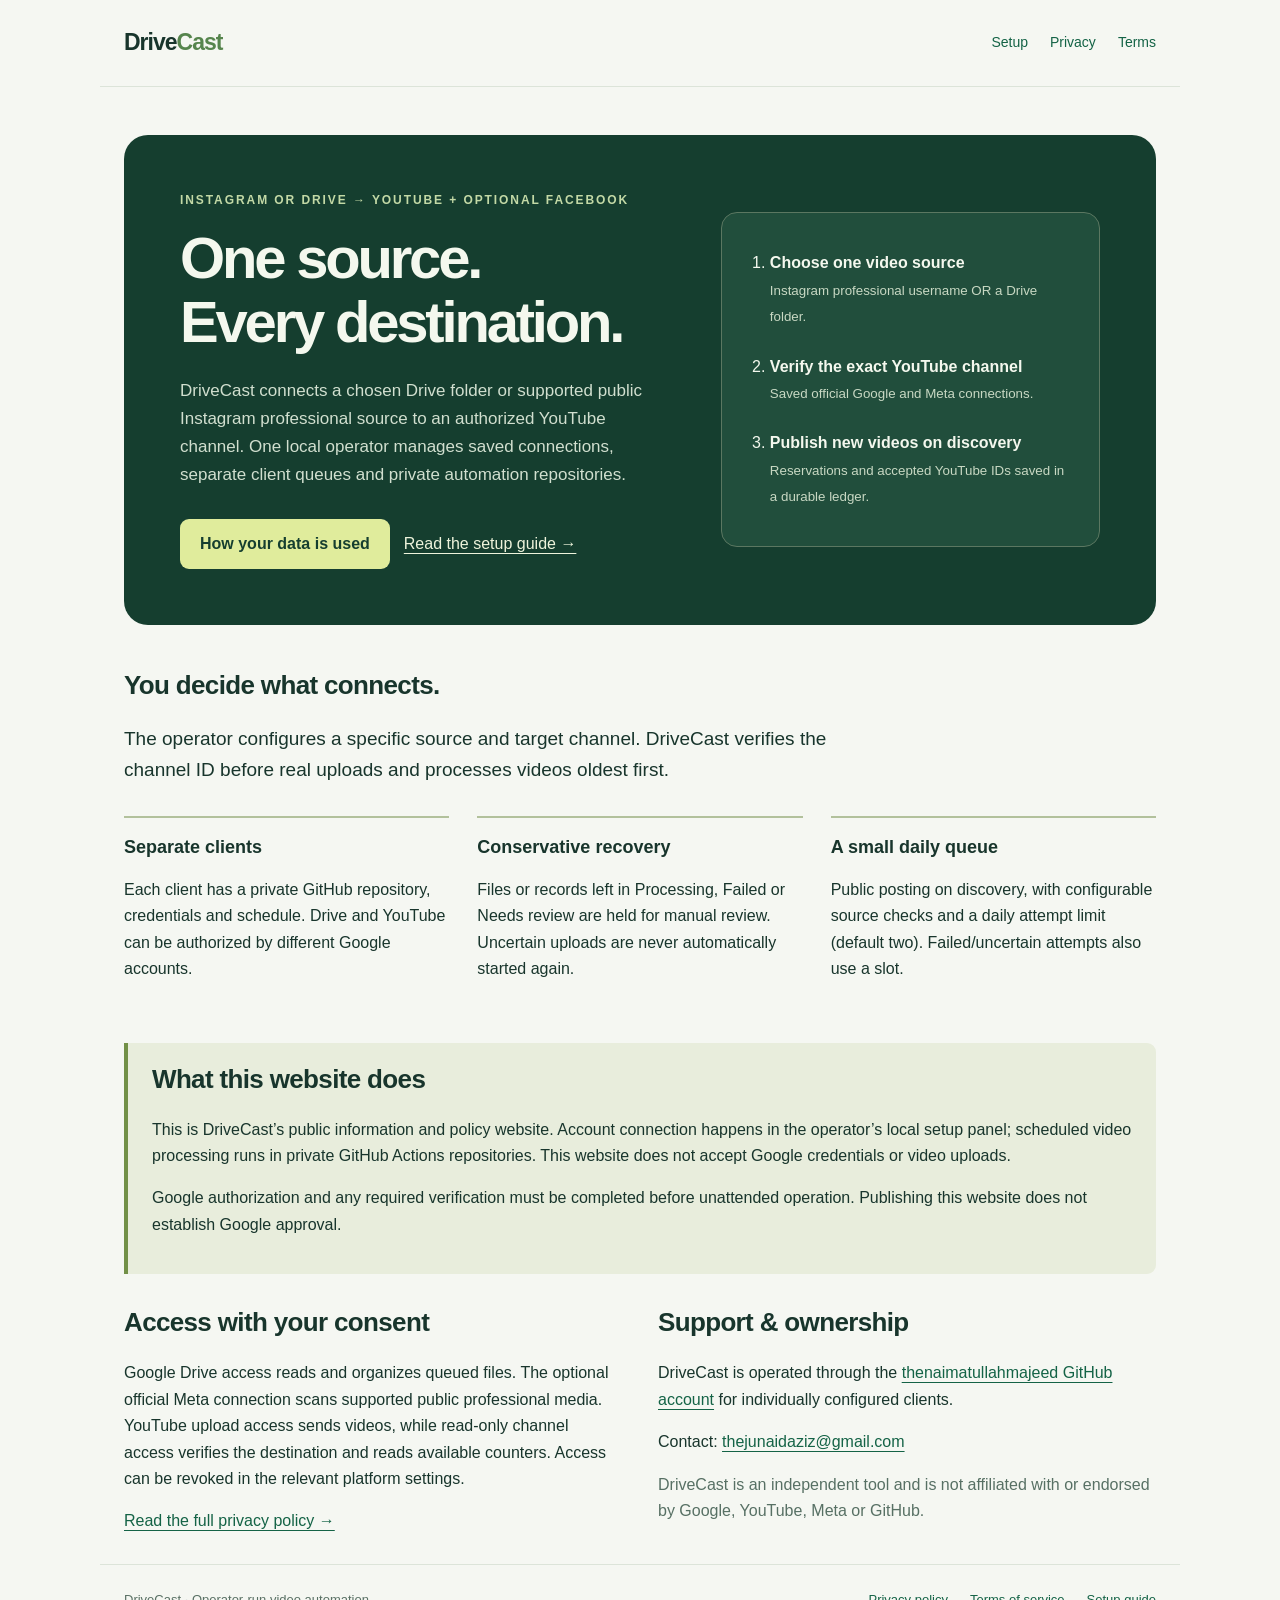
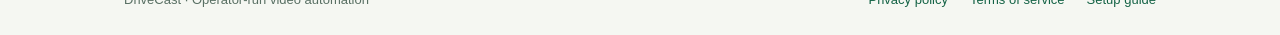
<file: index.html>
<!doctype html>
<html lang="en"><head><meta charset="utf-8"><meta name="viewport" content="width=device-width,initial-scale=1"><meta name="description" content="DriveCast is an operator-run Python tool that uploads queued Drive or supported Instagram videos to individually authorized YouTube channels using GitHub Actions."><title>DriveCast — One source. Every destination</title><link rel="stylesheet" href="styles.css"></head>
<body><header><a class="brand" href="./" aria-label="DriveCast home">Drive<span>Cast</span></a><nav aria-label="Main navigation"><a href="setup.html">Setup</a><a href="privacy.html">Privacy</a><a href="terms.html">Terms</a></nav></header>
<main><section class="hero"><div><div class="eyebrow">Instagram OR Drive → YouTube + optional Facebook</div><h1>One source.<br>Every destination.</h1><p>DriveCast connects a chosen Drive folder or supported public Instagram professional source to an authorized YouTube channel. One local operator manages saved connections, separate client queues and private automation repositories.</p><a class="button" href="privacy.html">How your data is used</a><a href="setup.html">Read the setup guide →</a></div><div class="flow" aria-label="Upload process"><ol><li><strong>Choose one video source</strong><small>Instagram professional username OR a Drive folder.</small></li><li><strong>Verify the exact YouTube channel</strong><small>Saved official Google and Meta connections.</small></li><li><strong>Publish new videos on discovery</strong><small>Reservations and accepted YouTube IDs saved in a durable ledger.</small></li></ol></div></section>
<section><h2>You decide what connects.</h2><p class="intro">The operator configures a specific source and target channel. DriveCast verifies the channel ID before real uploads and processes videos oldest first.</p><div class="features"><article><h3>Separate clients</h3><p>Each client has a private GitHub repository, credentials and schedule. Drive and YouTube can be authorized by different Google accounts.</p></article><article><h3>Conservative recovery</h3><p>Files or records left in Processing, Failed or Needs review are held for manual review. Uncertain uploads are never automatically started again.</p></article><article><h3>A small daily queue</h3><p>Public posting on discovery, with configurable source checks and a daily attempt limit (default two). Failed/uncertain attempts also use a slot.</p></article></div></section>
<section class="notice"><h2 style="margin-top:0">What this website does</h2><p>This is DriveCast’s public information and policy website. Account connection happens in the operator’s local setup panel; scheduled video processing runs in private GitHub Actions repositories. This website does not accept Google credentials or video uploads.</p><p>Google authorization and any required verification must be completed before unattended operation. Publishing this website does not establish Google approval.</p></section>
<section class="two"><div><h2>Access with your consent</h2><p>Google Drive access reads and organizes queued files. The optional official Meta connection scans supported public professional media. YouTube upload access sends videos, while read-only channel access verifies the destination and reads available counters. Access can be revoked in the relevant platform settings.</p><a href="privacy.html">Read the full privacy policy →</a></div><div><h2>Support &amp; ownership</h2><p>DriveCast is operated through the <a href="https://github.com/thenaimatullahmajeed">thenaimatullahmajeed GitHub account</a> for individually configured clients.</p><p>Contact: <a href="mailto:thejunaidaziz@gmail.com">thejunaidaziz@gmail.com</a></p><p class="muted">DriveCast is an independent tool and is not affiliated with or endorsed by Google, YouTube, Meta or GitHub.</p></div></section></main>
<footer><span>DriveCast · Operator-run video automation</span><nav aria-label="Footer"><a href="privacy.html">Privacy policy</a><a href="terms.html">Terms of service</a><a href="setup.html">Setup guide</a></nav></footer></body></html>
</file>
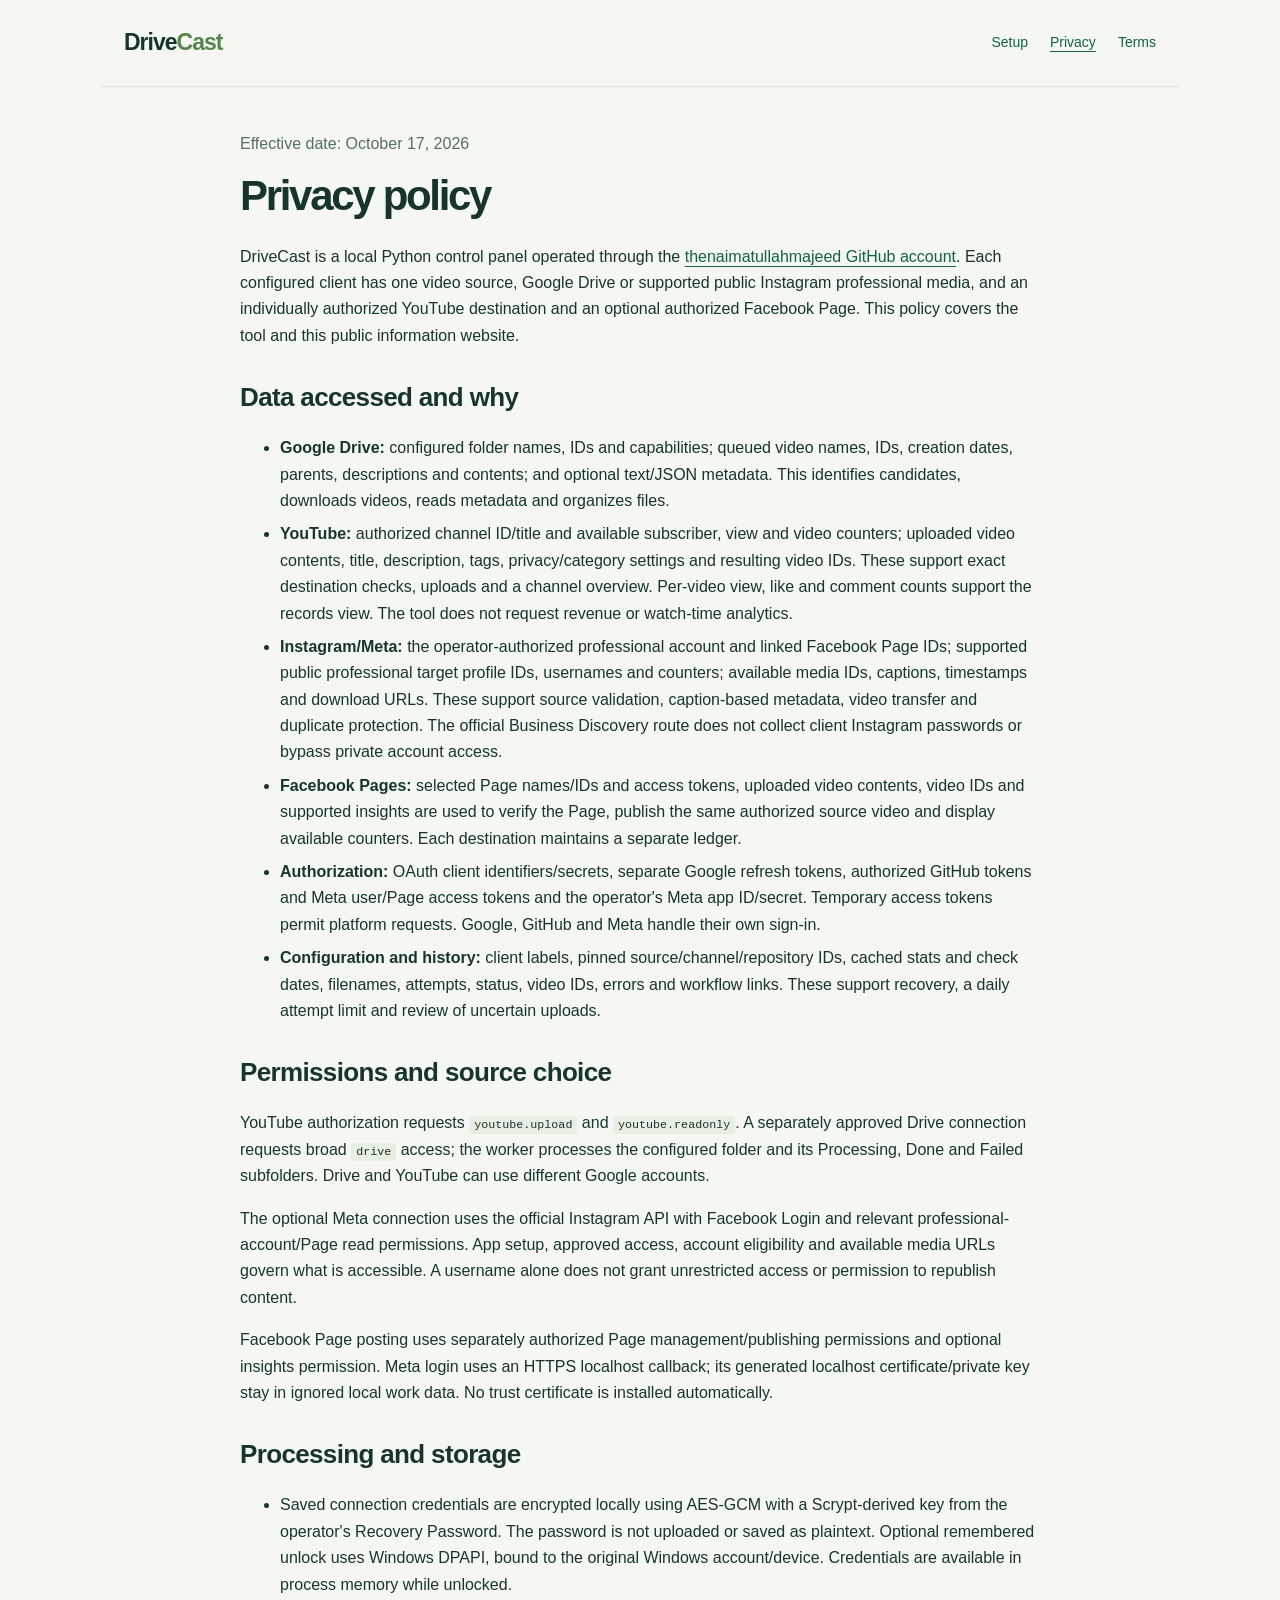
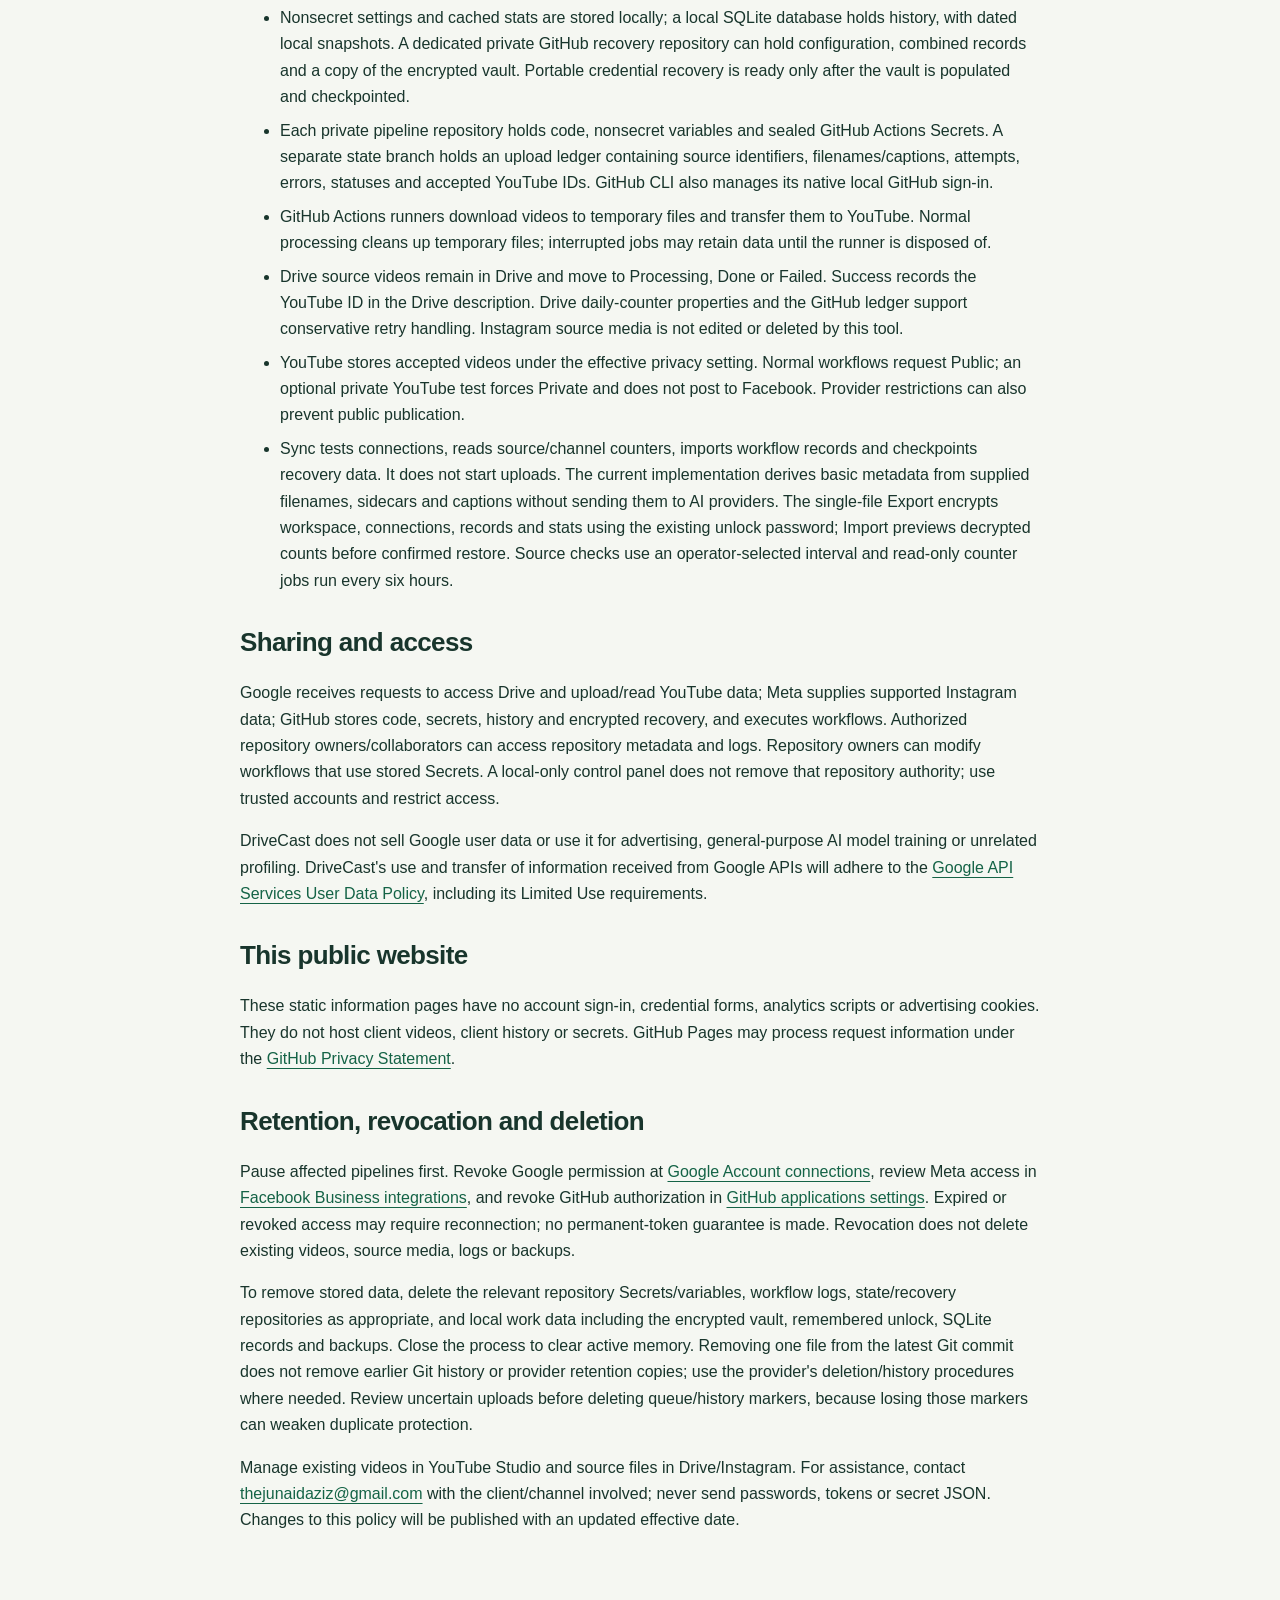
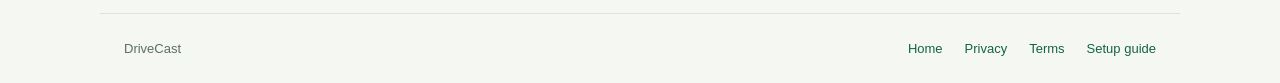
<file: privacy.html>
<!doctype html>
<html lang="en"><head><meta charset="utf-8"><meta name="viewport" content="width=device-width,initial-scale=1"><title>Privacy policy — DriveCast</title><meta name="description" content="How DriveCast processes Google, Meta, GitHub, encrypted connections and publishing records."><link rel="stylesheet" href="styles.css"></head>
<body><header><a class="brand" href="./">Drive<span>Cast</span></a><nav aria-label="Main navigation"><a href="setup.html">Setup</a><a href="privacy.html" aria-current="page">Privacy</a><a href="terms.html">Terms</a></nav></header><main><article class="document"><p class="muted">Effective date: October 17, 2026</p><h1>Privacy policy</h1><p>DriveCast is a local Python control panel operated through the <a href="https://github.com/thenaimatullahmajeed">thenaimatullahmajeed GitHub account</a>. Each configured client has one video source, Google Drive or supported public Instagram professional media, and an individually authorized YouTube destination and an optional authorized Facebook Page. This policy covers the tool and this public information website.</p>
<h2>Data accessed and why</h2><ul><li><strong>Google Drive:</strong> configured folder names, IDs and capabilities; queued video names, IDs, creation dates, parents, descriptions and contents; and optional text/JSON metadata. This identifies candidates, downloads videos, reads metadata and organizes files.</li><li><strong>YouTube:</strong> authorized channel ID/title and available subscriber, view and video counters; uploaded video contents, title, description, tags, privacy/category settings and resulting video IDs. These support exact destination checks, uploads and a channel overview. Per-video view, like and comment counts support the records view. The tool does not request revenue or watch-time analytics.</li><li><strong>Instagram/Meta:</strong> the operator-authorized professional account and linked Facebook Page IDs; supported public professional target profile IDs, usernames and counters; available media IDs, captions, timestamps and download URLs. These support source validation, caption-based metadata, video transfer and duplicate protection. The official Business Discovery route does not collect client Instagram passwords or bypass private account access.</li><li><strong>Facebook Pages:</strong> selected Page names/IDs and access tokens, uploaded video contents, video IDs and supported insights are used to verify the Page, publish the same authorized source video and display available counters. Each destination maintains a separate ledger.</li><li><strong>Authorization:</strong> OAuth client identifiers/secrets, separate Google refresh tokens, authorized GitHub tokens and Meta user/Page access tokens and the operator's Meta app ID/secret. Temporary access tokens permit platform requests. Google, GitHub and Meta handle their own sign-in.</li><li><strong>Configuration and history:</strong> client labels, pinned source/channel/repository IDs, cached stats and check dates, filenames, attempts, status, video IDs, errors and workflow links. These support recovery, a daily attempt limit and review of uncertain uploads.</li></ul>
<h2>Permissions and source choice</h2><p>YouTube authorization requests <code>youtube.upload</code> and <code>youtube.readonly</code>. A separately approved Drive connection requests broad <code>drive</code> access; the worker processes the configured folder and its Processing, Done and Failed subfolders. Drive and YouTube can use different Google accounts.</p><p>The optional Meta connection uses the official Instagram API with Facebook Login and relevant professional-account/Page read permissions. App setup, approved access, account eligibility and available media URLs govern what is accessible. A username alone does not grant unrestricted access or permission to republish content.</p>
<p>Facebook Page posting uses separately authorized Page management/publishing permissions and optional insights permission. Meta login uses an HTTPS localhost callback; its generated localhost certificate/private key stay in ignored local work data. No trust certificate is installed automatically.</p><h2>Processing and storage</h2><ul><li>Saved connection credentials are encrypted locally using AES-GCM with a Scrypt-derived key from the operator's Recovery Password. The password is not uploaded or saved as plaintext. Optional remembered unlock uses Windows DPAPI, bound to the original Windows account/device. Credentials are available in process memory while unlocked.</li><li>Nonsecret settings and cached stats are stored locally; a local SQLite database holds history, with dated local snapshots. A dedicated private GitHub recovery repository can hold configuration, combined records and a copy of the encrypted vault. Portable credential recovery is ready only after the vault is populated and checkpointed.</li><li>Each private pipeline repository holds code, nonsecret variables and sealed GitHub Actions Secrets. A separate state branch holds an upload ledger containing source identifiers, filenames/captions, attempts, errors, statuses and accepted YouTube IDs. GitHub CLI also manages its native local GitHub sign-in.</li><li>GitHub Actions runners download videos to temporary files and transfer them to YouTube. Normal processing cleans up temporary files; interrupted jobs may retain data until the runner is disposed of.</li><li>Drive source videos remain in Drive and move to Processing, Done or Failed. Success records the YouTube ID in the Drive description. Drive daily-counter properties and the GitHub ledger support conservative retry handling. Instagram source media is not edited or deleted by this tool.</li><li>YouTube stores accepted videos under the effective privacy setting. Normal workflows request Public; an optional private YouTube test forces Private and does not post to Facebook. Provider restrictions can also prevent public publication.</li><li>Sync tests connections, reads source/channel counters, imports workflow records and checkpoints recovery data. It does not start uploads. The current implementation derives basic metadata from supplied filenames, sidecars and captions without sending them to AI providers. The single-file Export encrypts workspace, connections, records and stats using the existing unlock password; Import previews decrypted counts before confirmed restore. Source checks use an operator-selected interval and read-only counter jobs run every six hours.</li></ul>
<h2>Sharing and access</h2><p>Google receives requests to access Drive and upload/read YouTube data; Meta supplies supported Instagram data; GitHub stores code, secrets, history and encrypted recovery, and executes workflows. Authorized repository owners/collaborators can access repository metadata and logs. Repository owners can modify workflows that use stored Secrets. A local-only control panel does not remove that repository authority; use trusted accounts and restrict access.</p><p>DriveCast does not sell Google user data or use it for advertising, general-purpose AI model training or unrelated profiling. DriveCast's use and transfer of information received from Google APIs will adhere to the <a href="https://developers.google.com/terms/api-services-user-data-policy">Google API Services User Data Policy</a>, including its Limited Use requirements.</p>
<h2>This public website</h2><p>These static information pages have no account sign-in, credential forms, analytics scripts or advertising cookies. They do not host client videos, client history or secrets. GitHub Pages may process request information under the <a href="https://docs.github.com/en/site-policy/privacy-policies/github-general-privacy-statement">GitHub Privacy Statement</a>.</p>
<h2>Retention, revocation and deletion</h2><p>Pause affected pipelines first. Revoke Google permission at <a href="https://myaccount.google.com/connections">Google Account connections</a>, review Meta access in <a href="https://www.facebook.com/settings?tab=business_tools">Facebook Business integrations</a>, and revoke GitHub authorization in <a href="https://github.com/settings/applications">GitHub applications settings</a>. Expired or revoked access may require reconnection; no permanent-token guarantee is made. Revocation does not delete existing videos, source media, logs or backups.</p><p>To remove stored data, delete the relevant repository Secrets/variables, workflow logs, state/recovery repositories as appropriate, and local work data including the encrypted vault, remembered unlock, SQLite records and backups. Close the process to clear active memory. Removing one file from the latest Git commit does not remove earlier Git history or provider retention copies; use the provider's deletion/history procedures where needed. Review uncertain uploads before deleting queue/history markers, because losing those markers can weaken duplicate protection.</p><p>Manage existing videos in YouTube Studio and source files in Drive/Instagram. For assistance, contact <a href="mailto:thejunaidaziz@gmail.com">thejunaidaziz@gmail.com</a> with the client/channel involved; never send passwords, tokens or secret JSON. Changes to this policy will be published with an updated effective date.</p></article></main><footer><span>DriveCast</span><nav aria-label="Footer"><a href="./">Home</a><a href="privacy.html">Privacy</a><a href="terms.html">Terms</a><a href="setup.html">Setup guide</a></nav></footer></body></html>
</file>
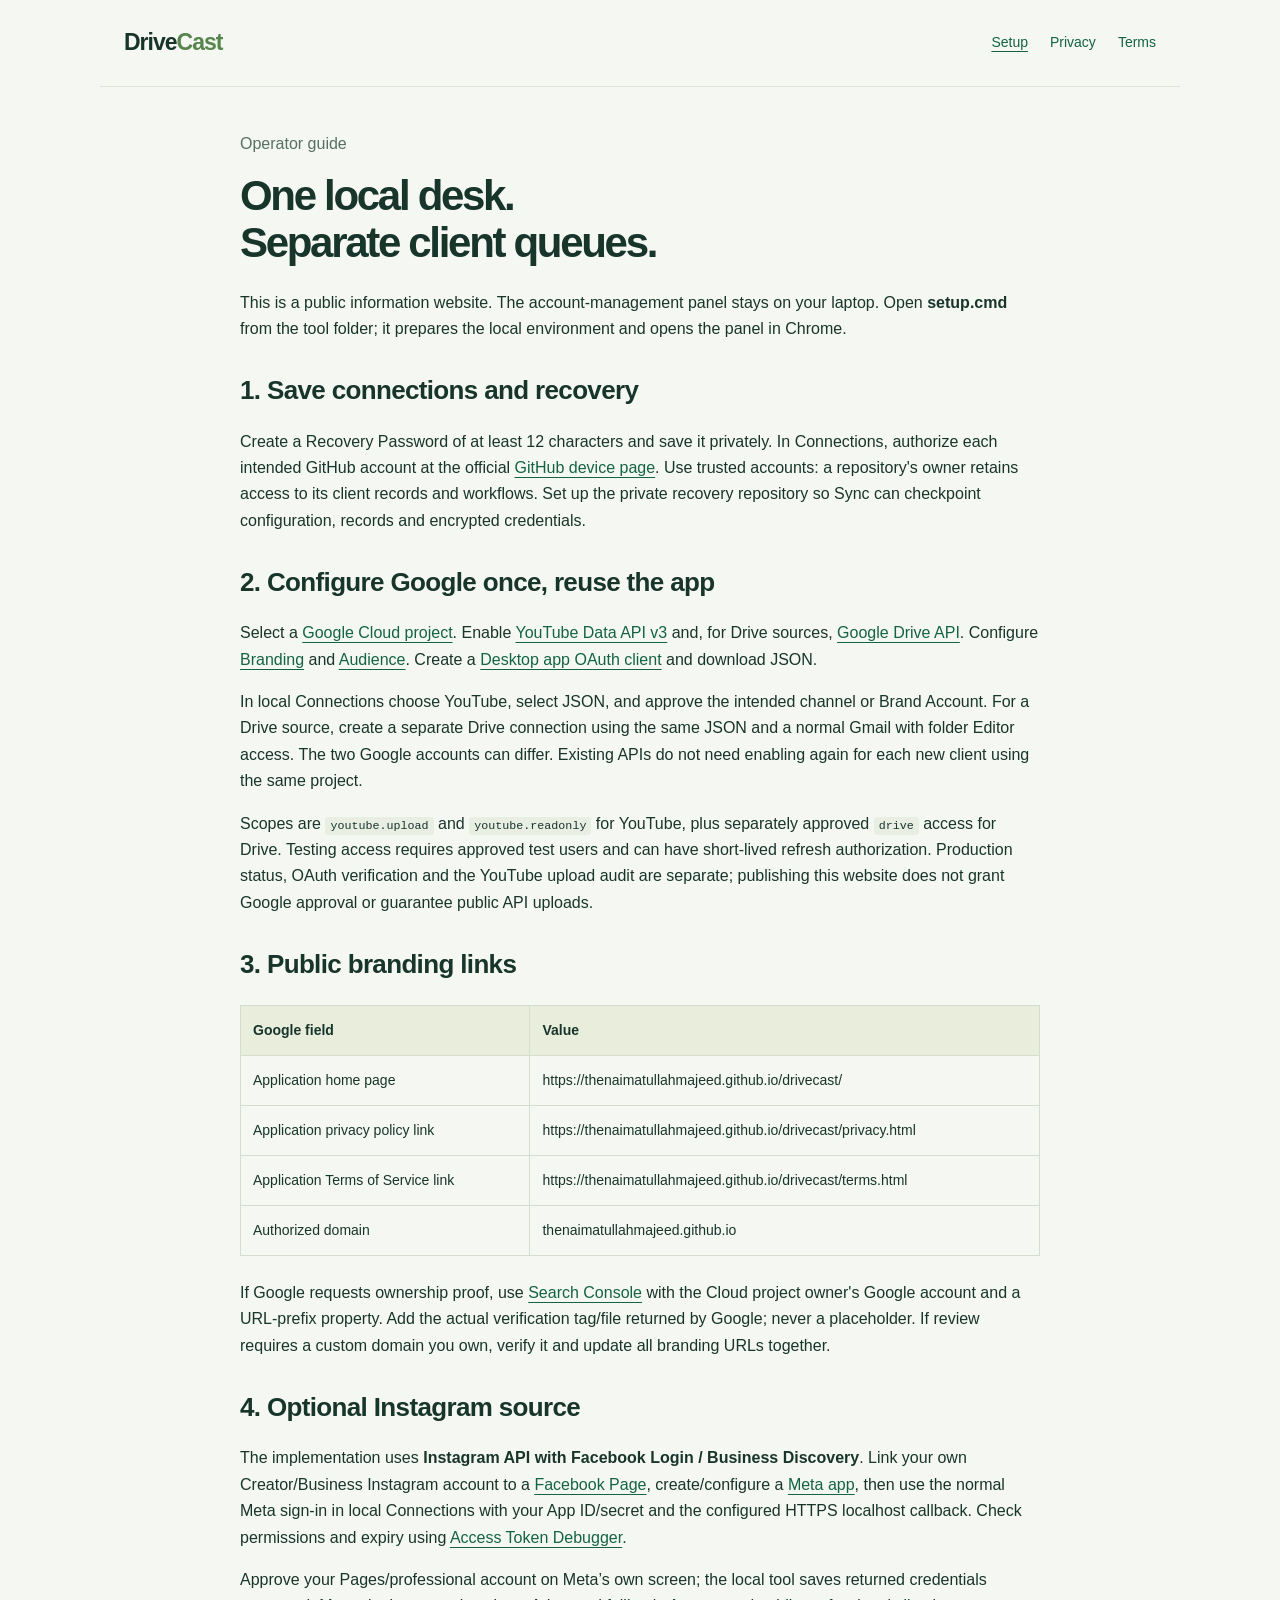
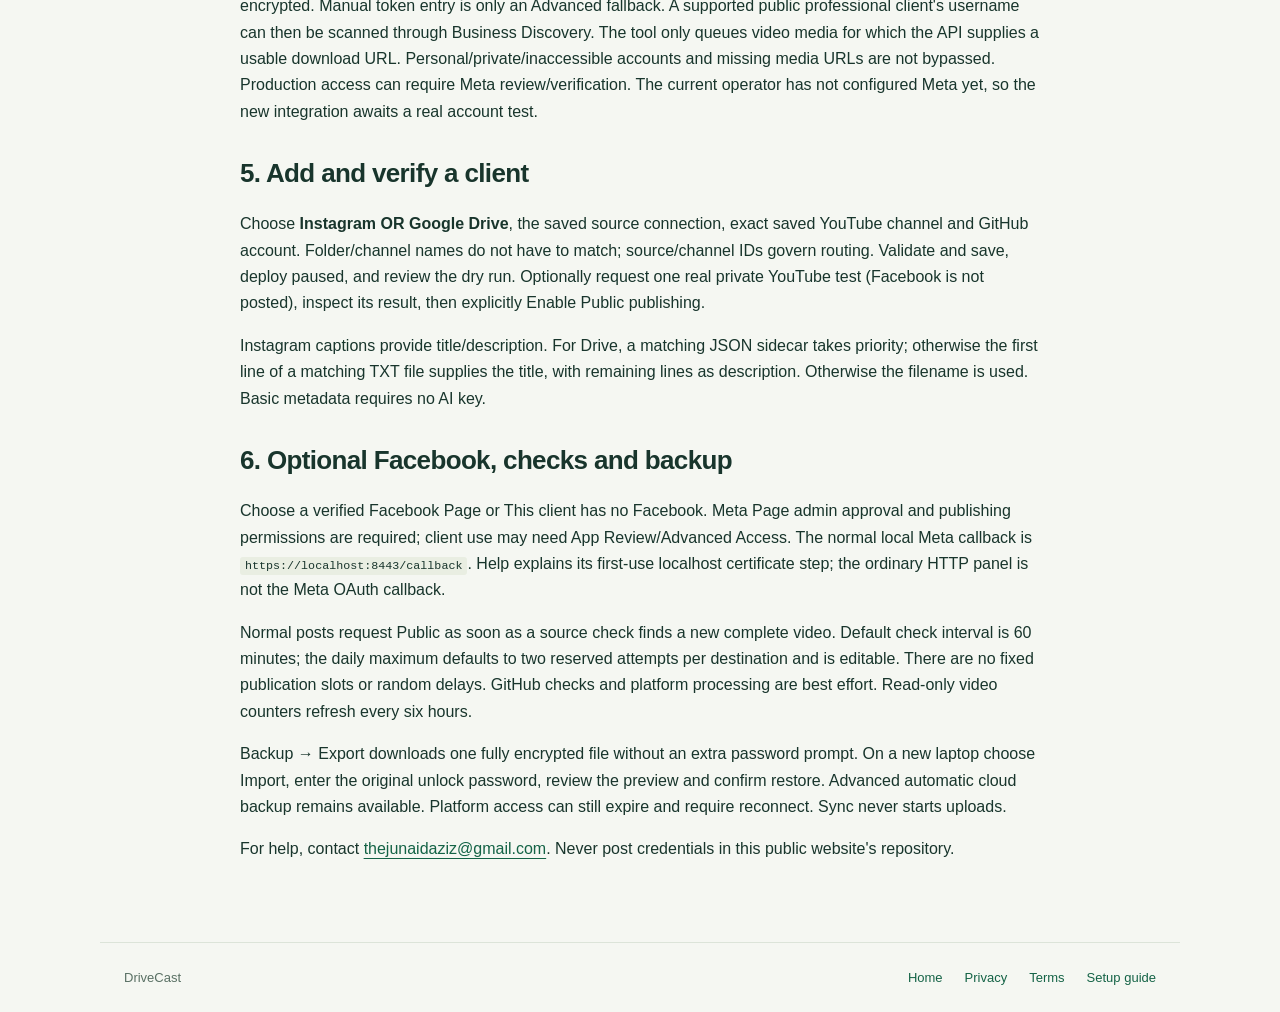
<file: setup.html>
<!doctype html>
<html lang="en"><head><meta charset="utf-8"><meta name="viewport" content="width=device-width,initial-scale=1"><title>Setup guide — DriveCast</title><meta name="description" content="Direct setup links for Google, Meta, GitHub and the local DriveCast workspace."><link rel="stylesheet" href="styles.css"></head>
<body><header><a class="brand" href="./">Drive<span>Cast</span></a><nav aria-label="Main navigation"><a href="setup.html" aria-current="page">Setup</a><a href="privacy.html">Privacy</a><a href="terms.html">Terms</a></nav></header><main><article class="document"><p class="muted">Operator guide</p><h1>One local desk.<br>Separate client queues.</h1><p>This is a public information website. The account-management panel stays on your laptop. Open <strong>setup.cmd</strong> from the tool folder; it prepares the local environment and opens the panel in Chrome.</p>
<h2>1. Save connections and recovery</h2><p>Create a Recovery Password of at least 12 characters and save it privately. In Connections, authorize each intended GitHub account at the official <a href="https://github.com/login/device">GitHub device page</a>. Use trusted accounts: a repository's owner retains access to its client records and workflows. Set up the private recovery repository so Sync can checkpoint configuration, records and encrypted credentials.</p>
<h2>2. Configure Google once, reuse the app</h2><p>Select a <a href="https://console.cloud.google.com/projectcreate">Google Cloud project</a>. Enable <a href="https://console.cloud.google.com/apis/library/youtube.googleapis.com">YouTube Data API v3</a> and, for Drive sources, <a href="https://console.cloud.google.com/apis/library/drive.googleapis.com">Google Drive API</a>. Configure <a href="https://console.cloud.google.com/auth/branding">Branding</a> and <a href="https://console.cloud.google.com/auth/audience">Audience</a>. Create a <a href="https://console.cloud.google.com/auth/clients/create">Desktop app OAuth client</a> and download JSON.</p><p>In local Connections choose YouTube, select JSON, and approve the intended channel or Brand Account. For a Drive source, create a separate Drive connection using the same JSON and a normal Gmail with folder Editor access. The two Google accounts can differ. Existing APIs do not need enabling again for each new client using the same project.</p><p>Scopes are <code>youtube.upload</code> and <code>youtube.readonly</code> for YouTube, plus separately approved <code>drive</code> access for Drive. Testing access requires approved test users and can have short-lived refresh authorization. Production status, OAuth verification and the YouTube upload audit are separate; publishing this website does not grant Google approval or guarantee public API uploads.</p>
<h2>3. Public branding links</h2><table><thead><tr><th scope="col">Google field</th><th scope="col">Value</th></tr></thead><tbody><tr><td>Application home page</td><td>https://thenaimatullahmajeed.github.io/drivecast/</td></tr><tr><td>Application privacy policy link</td><td>https://thenaimatullahmajeed.github.io/drivecast/privacy.html</td></tr><tr><td>Application Terms of Service link</td><td>https://thenaimatullahmajeed.github.io/drivecast/terms.html</td></tr><tr><td>Authorized domain</td><td>thenaimatullahmajeed.github.io</td></tr></tbody></table><p>If Google requests ownership proof, use <a href="https://search.google.com/search-console/welcome">Search Console</a> with the Cloud project owner's Google account and a URL-prefix property. Add the actual verification tag/file returned by Google; never a placeholder. If review requires a custom domain you own, verify it and update all branding URLs together.</p>
<h2>4. Optional Instagram source</h2><p>The implementation uses <strong>Instagram API with Facebook Login / Business Discovery</strong>. Link your own Creator/Business Instagram account to a <a href="https://www.facebook.com/pages/creation/">Facebook Page</a>, create/configure a <a href="https://developers.facebook.com/apps/">Meta app</a>, then use the normal Meta sign-in in local Connections with your App ID/secret and the configured HTTPS localhost callback. Check permissions and expiry using <a href="https://developers.facebook.com/tools/debug/accesstoken/">Access Token Debugger</a>.</p><p>Approve your Pages/professional account on Meta’s own screen; the local tool saves returned credentials encrypted. Manual token entry is only an Advanced fallback. A supported public professional client's username can then be scanned through Business Discovery. The tool only queues video media for which the API supplies a usable download URL. Personal/private/inaccessible accounts and missing media URLs are not bypassed. Production access can require Meta review/verification. The current operator has not configured Meta yet, so the new integration awaits a real account test.</p>
<h2>5. Add and verify a client</h2><p>Choose <strong>Instagram OR Google Drive</strong>, the saved source connection, exact saved YouTube channel and GitHub account. Folder/channel names do not have to match; source/channel IDs govern routing. Validate and save, deploy paused, and review the dry run. Optionally request one real private YouTube test (Facebook is not posted), inspect its result, then explicitly Enable Public publishing.</p><p>Instagram captions provide title/description. For Drive, a matching JSON sidecar takes priority; otherwise the first line of a matching TXT file supplies the title, with remaining lines as description. Otherwise the filename is used. Basic metadata requires no AI key.</p>
<h2>6. Optional Facebook, checks and backup</h2><p>Choose a verified Facebook Page or This client has no Facebook. Meta Page admin approval and publishing permissions are required; client use may need App Review/Advanced Access. The normal local Meta callback is <code>https://localhost:8443/callback</code>. Help explains its first-use localhost certificate step; the ordinary HTTP panel is not the Meta OAuth callback.</p><p>Normal posts request Public as soon as a source check finds a new complete video. Default check interval is 60 minutes; the daily maximum defaults to two reserved attempts per destination and is editable. There are no fixed publication slots or random delays. GitHub checks and platform processing are best effort. Read-only video counters refresh every six hours.</p><p>Backup → Export downloads one fully encrypted file without an extra password prompt. On a new laptop choose Import, enter the original unlock password, review the preview and confirm restore. Advanced automatic cloud backup remains available. Platform access can still expire and require reconnect. Sync never starts uploads.</p><p>For help, contact <a href="mailto:thejunaidaziz@gmail.com">thejunaidaziz@gmail.com</a>. Never post credentials in this public website's repository.</p></article></main><footer><span>DriveCast</span><nav aria-label="Footer"><a href="./">Home</a><a href="privacy.html">Privacy</a><a href="terms.html">Terms</a><a href="setup.html">Setup guide</a></nav></footer></body></html>
</file>
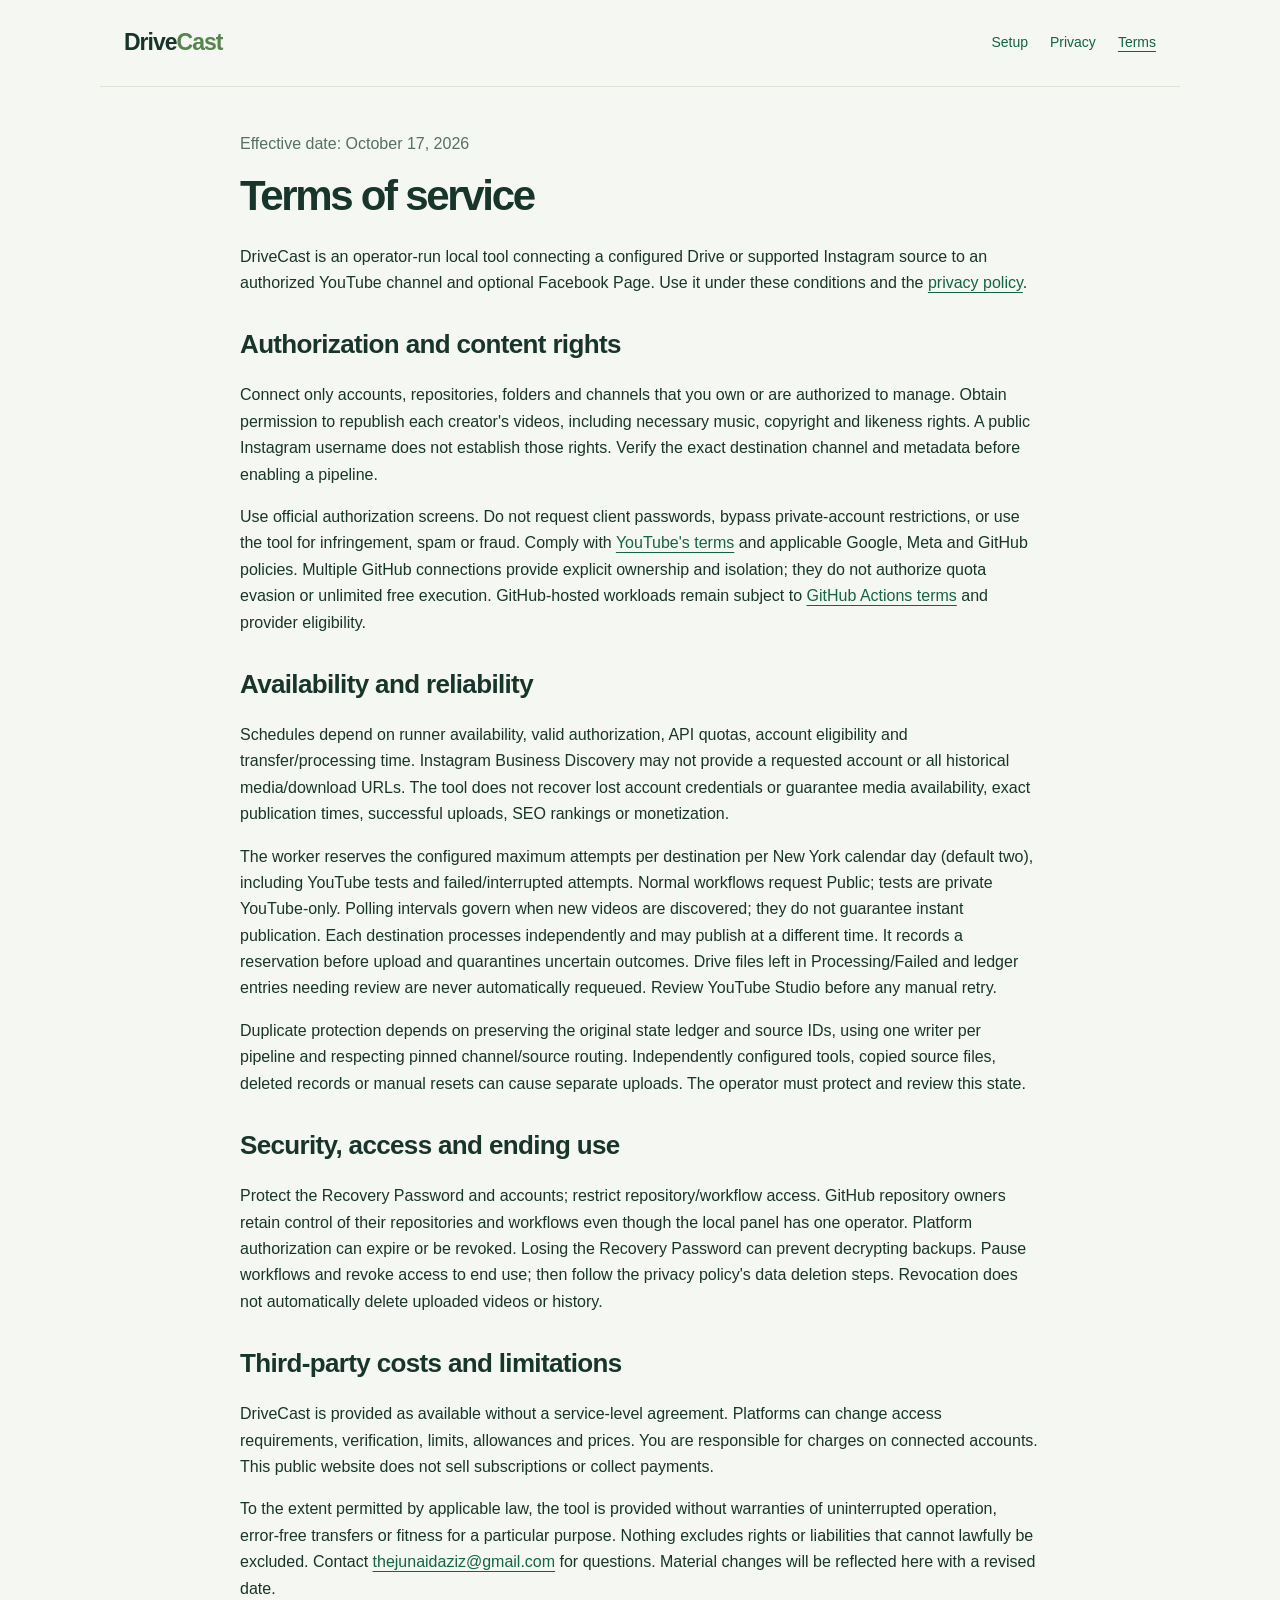
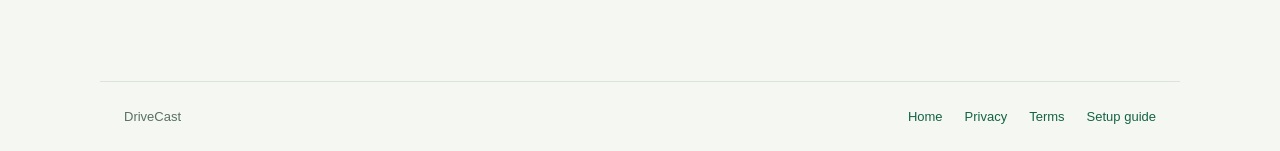
<file: terms.html>
<!doctype html>
<html lang="en"><head><meta charset="utf-8"><meta name="viewport" content="width=device-width,initial-scale=1"><title>Terms of service — DriveCast</title><meta name="description" content="Conditions for the local DriveCast control panel and authorized video pipelines."><link rel="stylesheet" href="styles.css"></head>
<body><header><a class="brand" href="./">Drive<span>Cast</span></a><nav aria-label="Main navigation"><a href="setup.html">Setup</a><a href="privacy.html">Privacy</a><a href="terms.html" aria-current="page">Terms</a></nav></header><main><article class="document"><p class="muted">Effective date: October 17, 2026</p><h1>Terms of service</h1><p>DriveCast is an operator-run local tool connecting a configured Drive or supported Instagram source to an authorized YouTube channel and optional Facebook Page. Use it under these conditions and the <a href="privacy.html">privacy policy</a>.</p>
<h2>Authorization and content rights</h2><p>Connect only accounts, repositories, folders and channels that you own or are authorized to manage. Obtain permission to republish each creator's videos, including necessary music, copyright and likeness rights. A public Instagram username does not establish those rights. Verify the exact destination channel and metadata before enabling a pipeline.</p><p>Use official authorization screens. Do not request client passwords, bypass private-account restrictions, or use the tool for infringement, spam or fraud. Comply with <a href="https://www.youtube.com/t/terms">YouTube's terms</a> and applicable Google, Meta and GitHub policies. Multiple GitHub connections provide explicit ownership and isolation; they do not authorize quota evasion or unlimited free execution. GitHub-hosted workloads remain subject to <a href="https://docs.github.com/en/site-policy/github-terms/github-terms-for-additional-products-and-features#actions">GitHub Actions terms</a> and provider eligibility.</p>
<h2>Availability and reliability</h2><p>Schedules depend on runner availability, valid authorization, API quotas, account eligibility and transfer/processing time. Instagram Business Discovery may not provide a requested account or all historical media/download URLs. The tool does not recover lost account credentials or guarantee media availability, exact publication times, successful uploads, SEO rankings or monetization.</p><p>The worker reserves the configured maximum attempts per destination per New York calendar day (default two), including YouTube tests and failed/interrupted attempts. Normal workflows request Public; tests are private YouTube-only. Polling intervals govern when new videos are discovered; they do not guarantee instant publication. Each destination processes independently and may publish at a different time. It records a reservation before upload and quarantines uncertain outcomes. Drive files left in Processing/Failed and ledger entries needing review are never automatically requeued. Review YouTube Studio before any manual retry.</p><p>Duplicate protection depends on preserving the original state ledger and source IDs, using one writer per pipeline and respecting pinned channel/source routing. Independently configured tools, copied source files, deleted records or manual resets can cause separate uploads. The operator must protect and review this state.</p>
<h2>Security, access and ending use</h2><p>Protect the Recovery Password and accounts; restrict repository/workflow access. GitHub repository owners retain control of their repositories and workflows even though the local panel has one operator. Platform authorization can expire or be revoked. Losing the Recovery Password can prevent decrypting backups. Pause workflows and revoke access to end use; then follow the privacy policy's data deletion steps. Revocation does not automatically delete uploaded videos or history.</p>
<h2>Third-party costs and limitations</h2><p>DriveCast is provided as available without a service-level agreement. Platforms can change access requirements, verification, limits, allowances and prices. You are responsible for charges on connected accounts. This public website does not sell subscriptions or collect payments.</p><p>To the extent permitted by applicable law, the tool is provided without warranties of uninterrupted operation, error-free transfers or fitness for a particular purpose. Nothing excludes rights or liabilities that cannot lawfully be excluded. Contact <a href="mailto:thejunaidaziz@gmail.com">thejunaidaziz@gmail.com</a> for questions. Material changes will be reflected here with a revised date.</p></article></main><footer><span>DriveCast</span><nav aria-label="Footer"><a href="./">Home</a><a href="privacy.html">Privacy</a><a href="terms.html">Terms</a><a href="setup.html">Setup guide</a></nav></footer></body></html>
</file>
<file: styles.css>
:root{font-family:Inter,Segoe UI,Arial,sans-serif;color:#18352c;background:#f5f7f2;font-synthesis:none;line-height:1.65}*{box-sizing:border-box}body{margin:0}a{color:#146346;text-underline-offset:4px}a:hover{color:#0a3929}a:focus-visible{outline:3px solid #de9c34;outline-offset:5px}header,main,footer{max-width:1080px;margin:auto;padding:24px}header{display:flex;justify-content:space-between;align-items:center;gap:24px;border-bottom:1px solid #dce4d9}.brand{font-size:23px;font-weight:800;letter-spacing:-1px;text-decoration:none;color:#18352c}.brand span{color:#56854d}nav{display:flex;gap:22px;flex-wrap:wrap;font-size:14px}nav a{text-decoration:none}nav a[aria-current=page]{text-decoration:underline}.hero{background:#153e2f;color:#f4f8ee;border-radius:24px;padding:56px;display:grid;grid-template-columns:1.3fr 1fr;gap:48px;margin:24px 0 44px;align-items:center}.eyebrow{text-transform:uppercase;letter-spacing:.16em;font-size:12px;font-weight:700;color:#c3d9a6}h1{font-size:clamp(36px,5vw,58px);line-height:1.1;letter-spacing:-.055em;margin:15px 0 24px}h2{line-height:1.25;font-size:26px;letter-spacing:-.025em;margin-top:32px}h3{line-height:1.3;font-size:18px}.hero p{color:#d1dfcf;font-size:17px}.hero a{color:#eef4dc}.button{display:inline-block;background:#e0ec9c!important;color:#153e2f!important;padding:12px 20px;border-radius:9px;font-weight:700;text-decoration:none;margin:12px 14px 0 0}.flow{background:#214e3c;border:1px solid #5b7761;border-radius:16px;padding:25px}.flow ol{padding-left:23px;margin:0}.flow li{padding:12px 0}.flow strong{display:block}.flow small{color:#c8d8c3}.intro{font-size:19px;max-width:760px}.features{display:grid;grid-template-columns:repeat(3,1fr);gap:28px;margin:30px 0 44px}.features article{border-top:2px solid #b2c19c}.muted{color:#577064}.notice{padding:20px 24px;background:#e8eddc;border-left:4px solid #729047;border-radius:0 9px 9px 0}.document{max-width:800px;margin:20px auto 55px}.document h1{font-size:42px}.document p,.document li{overflow-wrap:anywhere}.document li{margin:7px 0}table{border-collapse:collapse;width:100%;font-size:14px;margin:24px 0}th,td{padding:13px 12px;border:1px solid #d5dece;text-align:left;vertical-align:top;overflow-wrap:anywhere}th{background:#e8eddc}code{font-size:.9em;background:#e9eee2;padding:2px 5px;border-radius:3px;overflow-wrap:anywhere}.link-block{display:block;padding:12px 0}footer{border-top:1px solid #dce4d9;color:#597064;font-size:13px;display:flex;justify-content:space-between;gap:20px;flex-wrap:wrap}footer nav{font-size:13px}.two{display:grid;grid-template-columns:1fr 1fr;gap:36px}@media(max-width:720px){header{align-items:flex-start;flex-direction:column;gap:10px}nav{gap:16px}.hero{padding:30px 24px;grid-template-columns:1fr;gap:24px;border-radius:16px}.features,.two{grid-template-columns:1fr;gap:8px}main{padding:16px 22px}.document h1{font-size:34px}table{table-layout:fixed}th,td{padding:10px 8px}}
</file>
